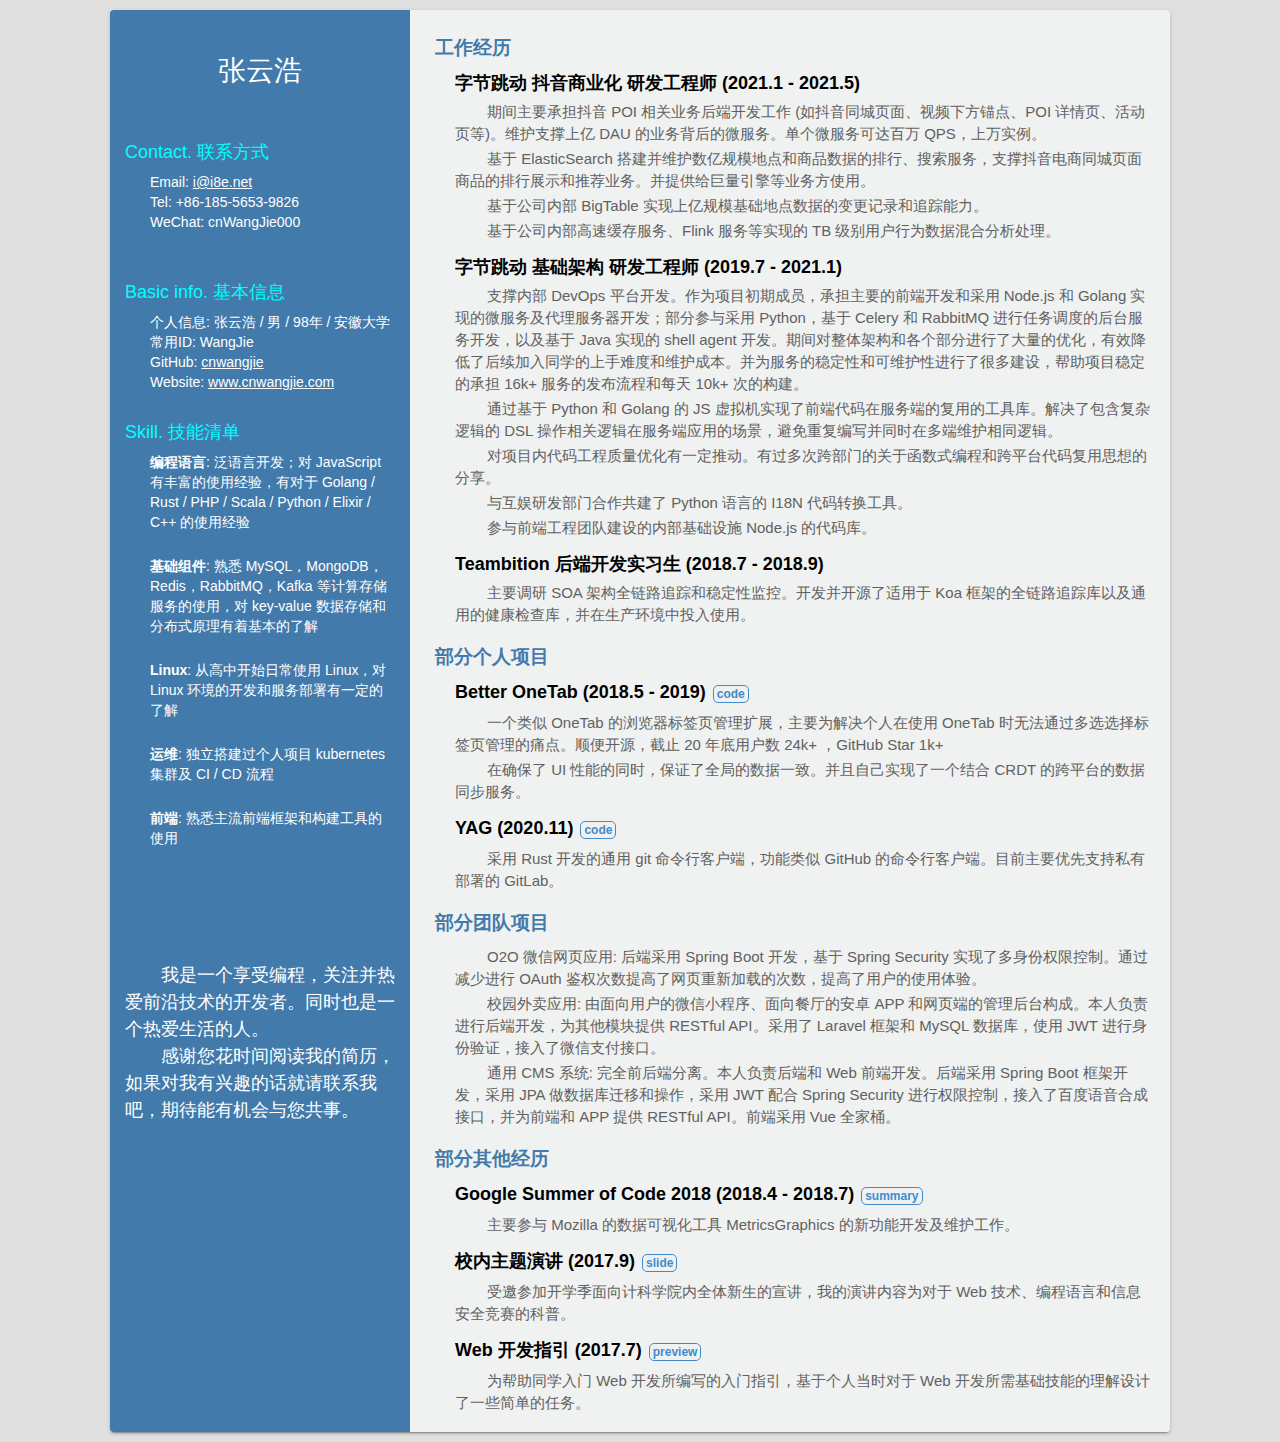
<file: index.html>
<!DOCTYPE html>
<html>
<head>
    <meta charset="UTF-8">
    <title>张云浩的简历</title>
    <meta name="description" content="">
    <meta name="keywords" content="张云浩,后端,工作,简历">
    <link rel="shortcut icon" href="favicon.ico">
    <link rel="stylesheet" href="style.min.css">
</head>
<body>
    <div class="container">
        <div class="sidebar">
            <div class="title">
                <h1>张云浩</h1>
            </div>
            <ul class="side-info">
                <li class="someRight">
                    <dt>Contact. 联系方式</dt>
                    <dd>Email: <a href="mailto:i@i8e.net" target="_blank">i@i8e.net</a></dd>
                    <dd>Tel: +86-185-5653-9826</dd>
                    <dd>WeChat: cnWangJie000</dd>
                </li>
                <li class="someRight">
                    <!-- <dt>Application. 应聘岗位</dt>
                    <dd>服务端开发实习生</dd> -->
                    <!-- <dd>后端开发工程师</dd> -->
                    <!-- <dd>前端开发工程师 Node.js 方向</dd> -->
                    <!-- <dd>Node.js 后端开发工程师</dd> -->
                    <!-- <dd>Software Engineer</dd> -->
                </li>
                <li class="someRight">
                    <dt>Basic info. 基本信息</dt>
                    <dd><span>个人信息:</span> 张云浩 / 男 / 98年 / 安徽大学</dd>
                    <dd><span>常用ID:</span> WangJie</dd>
                    <dd><span>GitHub:</span> <a href="https://github.com/cnwangjie" target="_blank">cnwangjie</a></dd>
                    <dd><span>Website:</span> <a href="https://www.cnwangjie.com" target="_blank">www.cnwangjie.com</a></dd>
                </li>
                <li class="someRight">
                    <dt>Skill. 技能清单</dt>
                    <dd><b>编程语言</b>: 泛语言开发；对 JavaScript 有丰富的使用经验，有对于 Golang / Rust / PHP / Scala / Python / Elixir / C++ 的使用经验</dd>
                    <br>
                    <!-- <dd><b>并发编程</b>: 熟悉 JavaScript 非阻塞异步模式的流程控制开发和基于 coroutine 的并发编程</dd>
                    <br> -->
                    <!-- <dd><b>数据库</b>: 熟悉 MySQL，MongoDB 的使用，并且有过使用 Redis Memcached 等 NoSQL 的经验，并对 key-value 数据库有着基本的了解</dd> -->
                    <!-- <br> -->
                    <dd><b>基础组件</b>: 熟悉 MySQL，MongoDB，Redis，RabbitMQ，Kafka 等计算存储服务的使用，对 key-value 数据存储和分布式原理有着基本的了解</dd>
                    <br>
                    <dd><b>Linux</b>: 从高中开始日常使用 Linux，对 Linux 环境的开发和服务部署有一定的了解</dd>
                    <br>
                    <dd><b>运维</b>: 独立搭建过个人项目 kubernetes 集群及 CI / CD 流程</dd>
                    <br>
                    <dd><b>前端</b>: 熟悉主流前端框架和构建工具的使用</dd>
                    <br>
                    <!-- <dd><b>团队开发</b>: Git 使用习惯良好，熟悉 Trello，Slack，Google Suite 等团队协作工具</dd> -->
                </li>
            </ul>
            <div class="note">
                <p>我是一个享受编程，关注并热爱前沿技术的开发者。同时也是一个热爱生活的人。</p>
                <p>感谢您花时间阅读我的简历，如果对我有兴趣的话就请联系我吧，期待能有机会与您共事。</p>
                <!-- <p>感谢您花时间阅读我的简历，期待能有机会与您共事。</p> -->
            </div>
            <!-- <div class="qr">
                <img src="./resume_url_0314.png"><img>
                <div><center>在线简历</center></div>
            </div> -->
        </div>
        <div class="main">
            <ul class="main-info">
                <!-- <li class="someRight">
                    <dt>Basic info. 基本信息</dt>
                    <dd><span>个人信息:</span> 张云浩 / 男 / 98年 / 安徽大学计科专业 </dd>
                    <dd><span>常用ID:</span> WangJie</dd>
                    <dd><span>GitHub:</span> <a href="https://github.com/cnwangjie" target="_blank">github.com/cnwangjie</a></dd>
                    <dd><span>Website:</span> <a href="https://www.cnwangjie.com" target="_blank">www.cnwangjie.com</a></dd>
                </li> -->
                <li>
                    <h3>工作经历</h3>
                    <ul class="exp">
                        <li>
                            <h4>字节跳动 抖音商业化 研发工程师 (2021.1 - 2021.5)</h4>
                            <p>期间主要承担抖音 POI 相关业务后端开发工作 (如抖音同城页面、视频下方锚点、POI 详情页、活动页等)。维护支撑上亿 DAU 的业务背后的微服务。单个微服务可达百万 QPS，上万实例。</p>
                            <p>基于 ElasticSearch 搭建并维护数亿规模地点和商品数据的排行、搜索服务，支撑抖音电商同城页面商品的排行展示和推荐业务。并提供给巨量引擎等业务方使用。</p>
                            <p>基于公司内部 BigTable 实现上亿规模基础地点数据的变更记录和追踪能力。</p>
                            <p>基于公司内部高速缓存服务、Flink 服务等实现的 TB 级别用户行为数据混合分析处理。</p>
                        </li>
                        <li>
                            <h4>字节跳动 基础架构 研发工程师 (2019.7 - 2021.1)</h4>
                            <p>支撑内部 DevOps 平台开发。作为项目初期成员，承担主要的前端开发和采用 Node.js 和 Golang 实现的微服务及代理服务器开发；部分参与采用 Python，基于 Celery 和 RabbitMQ 进行任务调度的后台服务开发，以及基于 Java 实现的 shell agent 开发。期间对整体架构和各个部分进行了大量的优化，有效降低了后续加入同学的上手难度和维护成本。并为服务的稳定性和可维护性进行了很多建设，帮助项目稳定的承担 16k+ 服务的发布流程和每天 10k+ 次的构建。</p>
                            <p>通过基于 Python 和 Golang 的 JS 虚拟机实现了前端代码在服务端的复用的工具库。解决了包含复杂逻辑的 DSL 操作相关逻辑在服务端应用的场景，避免重复编写并同时在多端维护相同逻辑。</p>
                            <p>对项目内代码工程质量优化有一定推动。有过多次跨部门的关于函数式编程和跨平台代码复用思想的分享。</p>
                            <p>与互娱研发部门合作共建了 Python 语言的 I18N 代码转换工具。</p>
                            <p>参与前端工程团队建设的内部基础设施 Node.js 的代码库。</p>
                        </li>
                        <li>
                            <h4>Teambition 后端开发实习生 (2018.7 - 2018.9)</h4>
                            <p>主要调研 SOA 架构全链路追踪和稳定性监控。开发并开源了适用于 Koa 框架的全链路追踪库以及通用的健康检查库，并在生产环境中投入使用。</p>
                        </li>
                    </ul>

                    <h3>部分个人项目</h3>
                    <ul class="exp">
                        <li>
                            <h4>Better OneTab (2018.5 - 2019)<a href="https://github.com/cnwangjie/better-onetab" target="_blank">code</a></h4>
                            <p>一个类似 OneTab 的浏览器标签页管理扩展，主要为解决个人在使用 OneTab 时无法通过多选选择标签页管理的痛点。顺便开源，截止 20 年底用户数 24k+ ，GitHub Star 1k+</p>
                            <p>在确保了 UI 性能的同时，保证了全局的数据一致。并且自己实现了一个结合 CRDT 的跨平台的数据同步服务。</p>
                        </li>
                        <li>
                            <h4>YAG (2020.11)<a href="https://github.com/cnwangjie/yag" target="_blank">code</a></h4>
                            <p>采用 Rust 开发的通用 git 命令行客户端，功能类似 GitHub 的命令行客户端。目前主要优先支持私有部署的 GitLab。</p>
                        </li>
                    </ul>

                    <h3>部分团队项目</h3>
                    <ul class="exp">
                        <li>
                            <p>O2O 微信网页应用: 后端采用 Spring Boot 开发，基于 Spring Security 实现了多身份权限控制。通过减少进行 OAuth 鉴权次数提高了网页重新加载的次数，提高了用户的使用体验。</p>
                            <p>校园外卖应用: 由面向用户的微信小程序、面向餐厅的安卓 APP 和网页端的管理后台构成。本人负责进行后端开发，为其他模块提供 RESTful API。采用了 Laravel 框架和 MySQL 数据库，使用 JWT 进行身份验证，接入了微信支付接口。</p>
                            <p>通用 CMS 系统: 完全前后端分离。本人负责后端和 Web 前端开发。后端采用 Spring Boot 框架开发，采用 JPA 做数据库迁移和操作，采用 JWT 配合 Spring Security 进行权限控制，接入了百度语音合成接口，并为前端和 APP 提供 RESTful API。前端采用 Vue 全家桶。</p>
                        </li>
                    </ul>

                    <h3>部分其他经历</h3>
                    <ul class="exp">
                        <li>
                            <h4>Google Summer of Code 2018 (2018.4 - 2018.7)<a href="https://www.cnwangjie.com/blog/post/Introduction-of-a-very-easy-to-use-data-visualization-library-metricsgraphic/" target="_blank">summary</a></h4>
                            <p>主要参与 Mozilla 的数据可视化工具 MetricsGraphics 的新功能开发及维护工作。</p>
                        </li>
                        <li>
                            <h4>校内主题演讲 (2017.9)<a href="https://www.cnwangjie.com/Sep27Slide.html" target="_blank">slide</a></h4>
                            <p>受邀参加开学季面向计科学院内全体新生的宣讲，我的演讲内容为对于 Web 技术、编程语言和信息安全竞赛的科普。</p>
                        </li>
                        <li>
                            <h4>Web 开发指引 (2017.7)<a href="https://github.com/cnwangjie/web-development-guidance" target="_blank">preview</a></h4>
                            <p>为帮助同学入门 Web 开发所编写的入门指引，基于个人当时对于 Web 开发所需基础技能的理解设计了一些简单的任务。</p>
                        </li>
                    </ul>
                </li>
                <!-- <li>
                    <dt>Skill. 技能清单</dt>
                    <ul class="exp">
                        <li>
                            <h4>编程语言</h4>
                            <p>对 JavaScript 有丰富的使用经验，有对于 Golang / C++ / PHP / Scala 的使用经验</p>
                        </li>
                        <li>
                            <h4>数据库</h4>
                            <p>熟悉 MySQL，MongoDB 的使用，并且有过使用 Redis Memcached 等 NoSQL 的经验，并对 key-value 数据库有着基本的了解</p>
                        </li>
                        <li>
                            <h4>Linux</h4>
                            <p>从高中开始日常使用 Linux，对 Linux 服务器环境搭建有着一定的了解，会对 Apache Nginx 进行基本的配置和优化。了解 Docker / Kubernetes 的使用和基本的原理</p>
                        </li>
                        <li>
                            <h4>前端</h4>
                            <p>了解 Vue.js 等前端框架和 Webpack 等构建工具</p>
                        </li>
                    </ul>
                </li> -->
            </ul>
        </div>
    </div>
</body>
</html>
</file>
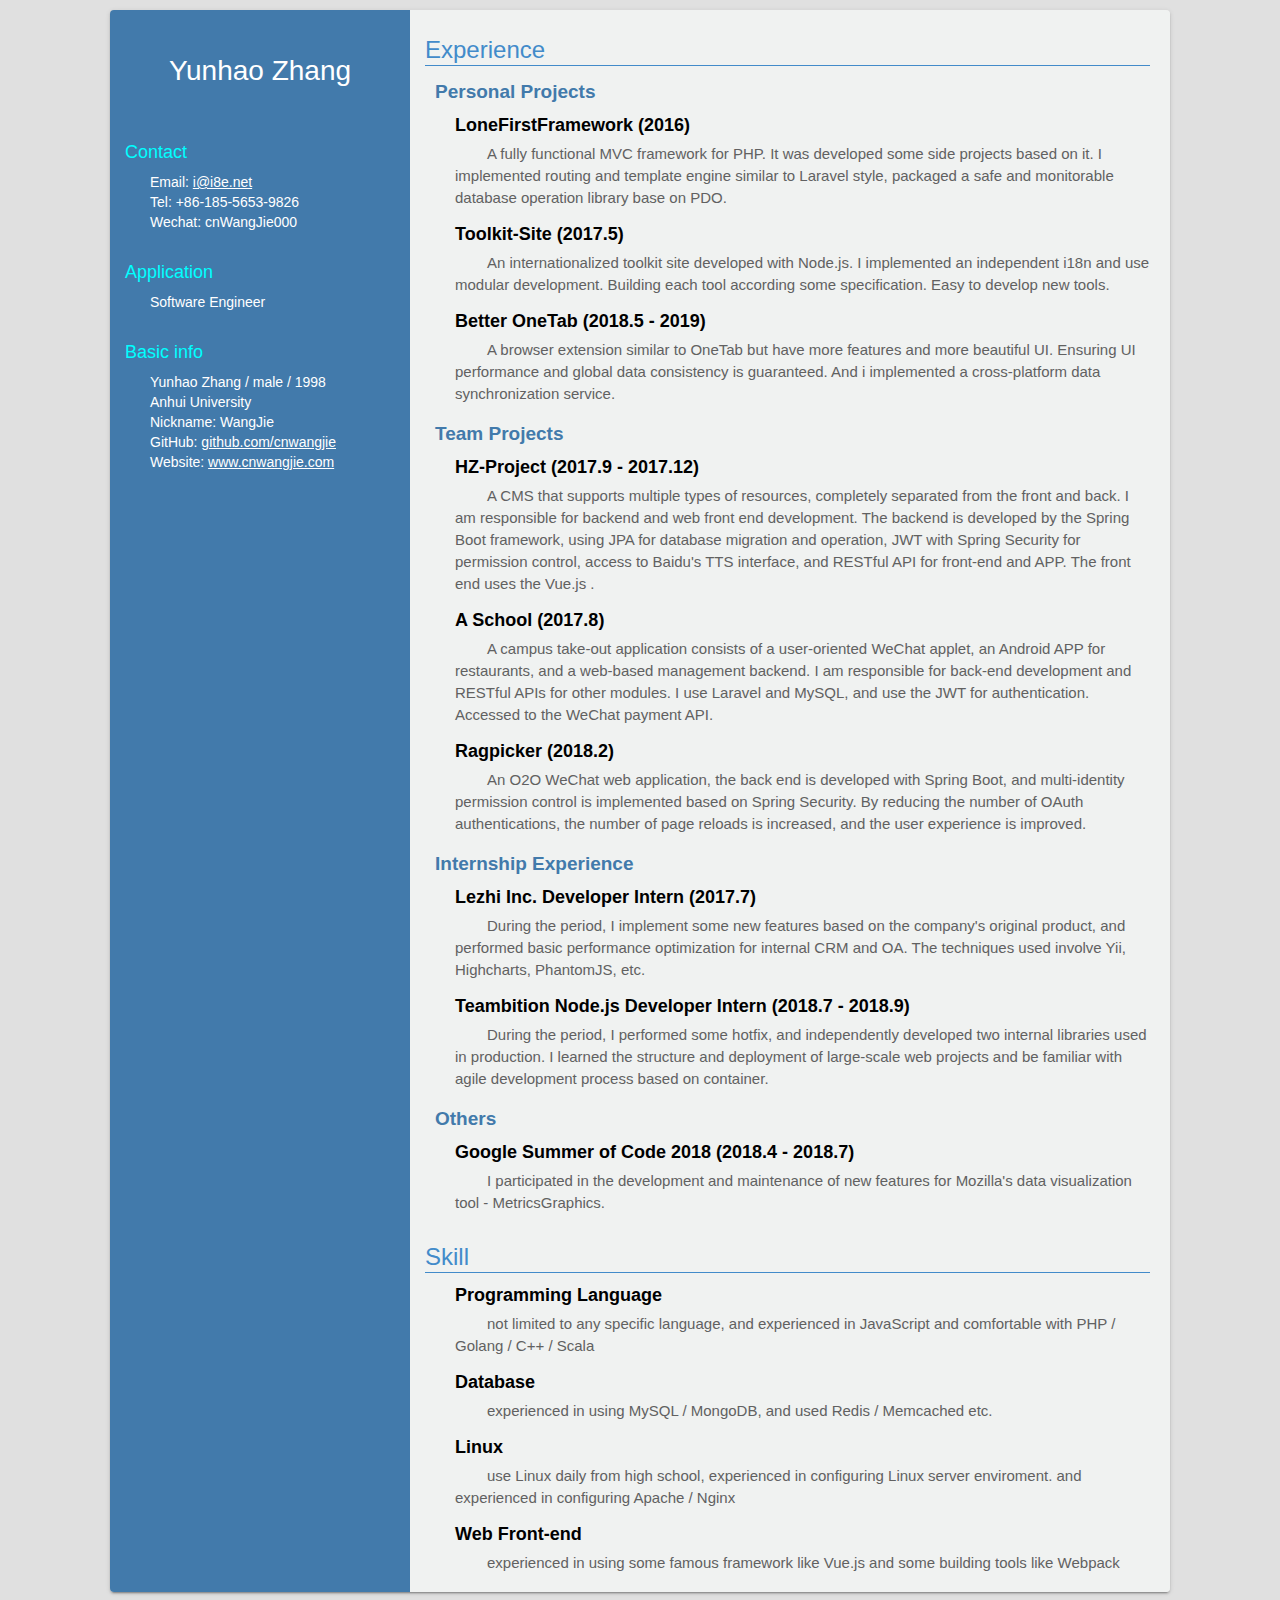
<file: index.en.html>
<!DOCTYPE html>
<html>
<head>
    <meta charset="UTF-8">
    <title>Yunhao Zhang's resume</title>
    <meta name="description" content="">
    <meta name="keywords" content="张云浩,后端,工作,简历">
    <link rel="shortcut icon" href="favicon.ico">
    <link rel="stylesheet" href="style.min.css">
</head>
<body>
    <div class="container">
        <div class="sidebar">
            <div class="title">
                <h1>Yunhao Zhang</h1>
            </div>
            <ul class="side-info">
                <li class="someRight">
                    <dt>Contact</dt>
                    <dd>Email: <a href="mailto:i@i8e.net" target="_blank">i@i8e.net</a></dd>
                    <dd>Tel: +86-185-5653-9826</dd>
                    <dd>Wechat: cnWangJie000</dd>
                </li>
                <li class="someRight">
                    <dt>Application</dt>
                    <dd>Software Engineer</dd>
                </li>
                <li class="someRight">
                    <dt>Basic info</dt>
                    <dd>Yunhao Zhang / male / 1998</dd>
                    <dd>Anhui University </dd>
                    <dd><span>Nickname:</span> WangJie</dd>
                    <dd><span>GitHub:</span> <a href="https://github.com/cnwangjie" target="_blank">github.com/cnwangjie</a></dd>
                    <dd><span>Website:</span> <a href="https://www.cnwangjie.com" target="_blank">www.cnwangjie.com</a></dd>
                </li>
            </ul>
            <div class="note">
                <!-- <p>我是一个享受编程，关注并热爱前沿技术的开发者，同时也是一个热爱生活的人。</p> -->
                <!-- <p>感谢您花时间阅读我的简历，如果对我有兴趣的话就请联系我吧，期待能有机会与您共事。</p> -->
            </div>
        </div>
        <div class="main">
            <ul class="main-info">
                <li>
                    <dt>Experience</dt>
                    <h3>Personal Projects</h3>
                    <ul class="exp">
                        <li>
                            <h4>LoneFirstFramework (2016)</h4>
                            <p>A fully functional MVC framework for PHP. It was developed some side projects based on it. I implemented routing and template engine similar to Laravel style, packaged a safe and monitorable database operation library base on PDO.</p>
                        </li>
                        <li>
                            <h4>Toolkit-Site (2017.5)</h4>
                            <p>An internationalized toolkit site developed with Node.js. I implemented an independent i18n and use modular development. Building each tool according some specification. Easy to develop new tools.</p>
                        </li>
                        <li>
                            <h4>Better OneTab (2018.5 - 2019)</h4>
                            <p>A browser extension similar to OneTab but have more features and more beautiful UI. Ensuring UI performance and global data consistency is guaranteed. And i implemented a cross-platform data synchronization service.</p>
                        </li>
                    </ul>
                    <h3>Team Projects</h3>
                    <ul class="exp">
                        <li>
                            <h4>HZ-Project (2017.9 - 2017.12)</h4>
                            <p>A CMS that supports multiple types of resources, completely separated from the front and back. I am responsible for backend and web front end development. The backend is developed by the Spring Boot framework, using JPA for database migration and operation, JWT with Spring Security for permission control, access to Baidu's TTS interface, and RESTful API for front-end and APP. The front end uses the Vue.js .</p>
                        </li>
                        <li>
                            <h4>A School (2017.8)</h4>
                            <p>A campus take-out application consists of a user-oriented WeChat applet, an Android APP for restaurants, and a web-based management backend. I am responsible for back-end development and RESTful APIs for other modules. I use Laravel and MySQL, and use the JWT for authentication. Accessed to the WeChat payment API.</p>
                        </li>
                        <li>
                            <h4>Ragpicker (2018.2)</h4>
                            <p>An O2O WeChat web application, the back end is developed with Spring Boot, and multi-identity permission control is implemented based on Spring Security. By reducing the number of OAuth authentications, the number of page reloads is increased, and the user experience is improved.</p>
                        </li>
                    </ul>
                    <h3>Internship Experience</h3>
                    <ul class="exp">
                        <li>
                            <h4>Lezhi Inc. Developer Intern (2017.7)</h4>
                            <p>During the period, I implement some new features based on the company's original product, and performed basic performance optimization for internal CRM and OA. The techniques used involve Yii, Highcharts, PhantomJS, etc.</p>
                        </li>
                        <li>
                            <h4>Teambition Node.js Developer Intern (2018.7 - 2018.9)</h4>
                            <p>During the period, I performed some hotfix, and independently developed two internal libraries used in production. I learned the structure and deployment of large-scale web projects and be familiar with agile development process based on container.</p>
                        </li>
                    </ul>
                    <h3>Others</h3>
                    <ul class="exp">
                        <li>
                            <h4>Google Summer of Code 2018 (2018.4 - 2018.7)</h4>
                            <p>I participated in the development and maintenance of new features for Mozilla's data visualization tool - MetricsGraphics.</p>
                        </li>
                    </ul>
                </li>
                <li>
                    <dt>Skill</dt>
                    <ul class="exp">
                        <li>
                            <h4>Programming Language</h4>
                            <p>not limited to any specific language, and experienced in JavaScript and comfortable with PHP / Golang / C++ / Scala </p>
                        </li>
                        <li>
                            <h4>Database</h4>
                            <p>experienced in using MySQL / MongoDB, and used Redis / Memcached etc.</p>
                        </li>
                        <li>
                            <h4>Linux</h4>
                            <p>use Linux daily from high school, experienced in configuring Linux server enviroment. and experienced in configuring Apache / Nginx</p>
                        </li>
                        <li>
                            <h4>Web Front-end</h4>
                            <p>experienced in using some famous framework like Vue.js and some building tools like Webpack</p>
                        </li>
                    </ul>
                </li>
            </ul>
        </div>
    </div>
</body>
</html>
</file>
<file: style.min.css>
@charset "UTF-8";
	.sidebar,.sidebar a,aside a {
	color:#fff
}
.title,footer p {
	text-align:center
}
* {
	margin:0;
	padding:0
}
body {
	background:#e0e0e0;
	font-family:'Helvetica Neue',Helvetica,'Lucida Grande',Arial,'Hiragino Sans GB',微软雅黑,'WenQuanYi Micro Hei',STHeiti,SimSun,sans-serif;
	min-width:1080px
}
.sidebar,aside li {
	background:#427aab
}
li,ul {
	list-style:none
}
a {
	text-decoration:none
}
dd,dt,h1,h2,h3,h4,h5,p {
	cursor:default
}
aside {
	position:fixed;
	right:0;
	top:30%;
	z-index:2
}
aside li {
	margin-bottom:10px;
	-webkit-border-radius:10px 0 0 10px;
	border-radius:10px 0 0 10px;
	-webkit-box-shadow:0 2px 2px 0 rgba(0,0,0,.14),0 3px 1px -2px rgba(0,0,0,.2),0 1px 5px 0 rgba(0,0,0,.12);
	box-shadow:0 2px 2px 0 rgba(0,0,0,.14),0 3px 1px -2px rgba(0,0,0,.2),0 1px 5px 0 rgba(0,0,0,.12)
}
aside a {
	display:inline-block;
	width:80px;
	height:38px;
	line-height:38px;
	padding-left:10px
}
.container {
	position:relative;
	margin:10px auto;
	-webkit-box-shadow:0 2px 2px 0 rgba(0,0,0,.14),0 3px 1px -2px rgba(0,0,0,.2),0 1px 5px 0 rgba(0,0,0,.12);
	box-shadow:0 2px 2px 0 rgba(0,0,0,.14),0 3px 1px -2px rgba(0,0,0,.2),0 1px 5px 0 rgba(0,0,0,.12);
	width:1060px;
	overflow:hidden;
	-webkit-border-radius:4px;
	border-radius:4px
}
.sidebar {
	position:absolute;
	top:0;
	bottom:0;
	width:300px;
	padding:15px 15px 10000px;
	line-height:1.5;
	-webkit-box-sizing:border-box;
	-moz-box-sizing:border-box;
	box-sizing:border-box;
	margin-bottom:-10000px
}
.main,.skill,.skill-name,h4 {
	position:relative
}
.title {
	margin:25px 0 20px
}
.title img {
	display:block;
	margin:0 auto 15px;
	width:120px
}
h1 {
	font-size:28px;
	font-weight:400
}
h2 {
	font-size:14px
}
.side-info li {
	padding-top:20px
}
.side-info dt {
	font-size:18px;
	color:#00ffff;
	line-height:40px
}
.side-info dd {
	font-size:14px;
	line-height:20px
}
.someRight dd {
	margin-left:25px
}
.someRight a {
	text-decoration: underline;
}
.skill-name {
	width:100px;
	font-size:14px;
	display:inline-block;
	left:25px;
	top:-3px
}
.skill-bar-wrap {
	height:17px;
	width:150px;
	background:#000;
	display:inline-block;
	-webkit-border-radius:20px;
	border-radius:20px
}
.skill-bar {
	height:17px;
	background:#fff;
	-webkit-border-radius:20px 0 0 20px;
	border-radius:20px 0 0 20px
}
.note {
	text-indent:2em;
	margin-top:90px;
	color:#fff;
	font-size:18px
}
.main {
	left:300px;
	width:720px;
	padding:15px 20px 10000px;
	background:#f0f2f1;
	margin-bottom:-10000px
}
.main a {
	color:#428bca
}
.main-info>li {
	padding-top:10px
}
.main-info dt {
	font-size:24px;
	color:#428bca;
	line-height:30px;
	border-bottom:1px solid #428bca;
	margin:0 0 15px -5px
}
.main-info dd {
	font-size:15px;
	line-height:27px;
	color:#000
}
h4,h5 {
	color:#000
}
.main-info span {
	color:#000;
	font-size:16px
}
.exp p,footer a,footer p {
	color:#616161
}
h3 {
	font-size:19px;
	color:#427aab;
	margin:0 0 15px 5px
}
h4 {
	line-height:30px;
	font-size:18px;
	bottom:3px
}
h5 {
	clear:both;
	font-size:16px;
	line-height:25px
}
.fa {
	margin-right:2px
}
h4 a,h5 a {
	font-size:12px;
	border:1px solid #428bca;
	padding:1px 3px;
	-webkit-border-radius:5px;
	border-radius:5px;
	margin-left:7px
}
.exp {
	margin-left:15px
}
.exp p {
	font-size:15px;
	line-height:22px;
	padding-bottom: 3px;
	text-indent: 2rem;
}
.exp>li {
	position:relative;
	top:-5px;
	margin:0 0 10px 10px
}
.exp img {
	width:200px
}
.exp ul>li {
	margin:0 0 12px
}
.efe .task4img img {
	height:97px;
	width:inherit
}
footer {
	margin:30px 0 20px
}
footer p {
	font-size:14px
}
.throb {
	-webkit-animation:throb 1.33s ease-in-out infinite;
	animation:throb 1.33s ease-in-out infinite
}
@-webkit-keyframes throb {
	0%,100% {
	-webkit-transform:scale(1)
}
50% {
	-webkit-transform:scale(.8)
}
}@keyframes throb {
	0%,100% {
	-webkit-transform:scale(1);
	transform:scale(1)
}
50% {
	-webkit-transform:scale(.8);
	transform:scale(.8)
}
}

.qr {
	margin: 30px;
}
</file>
